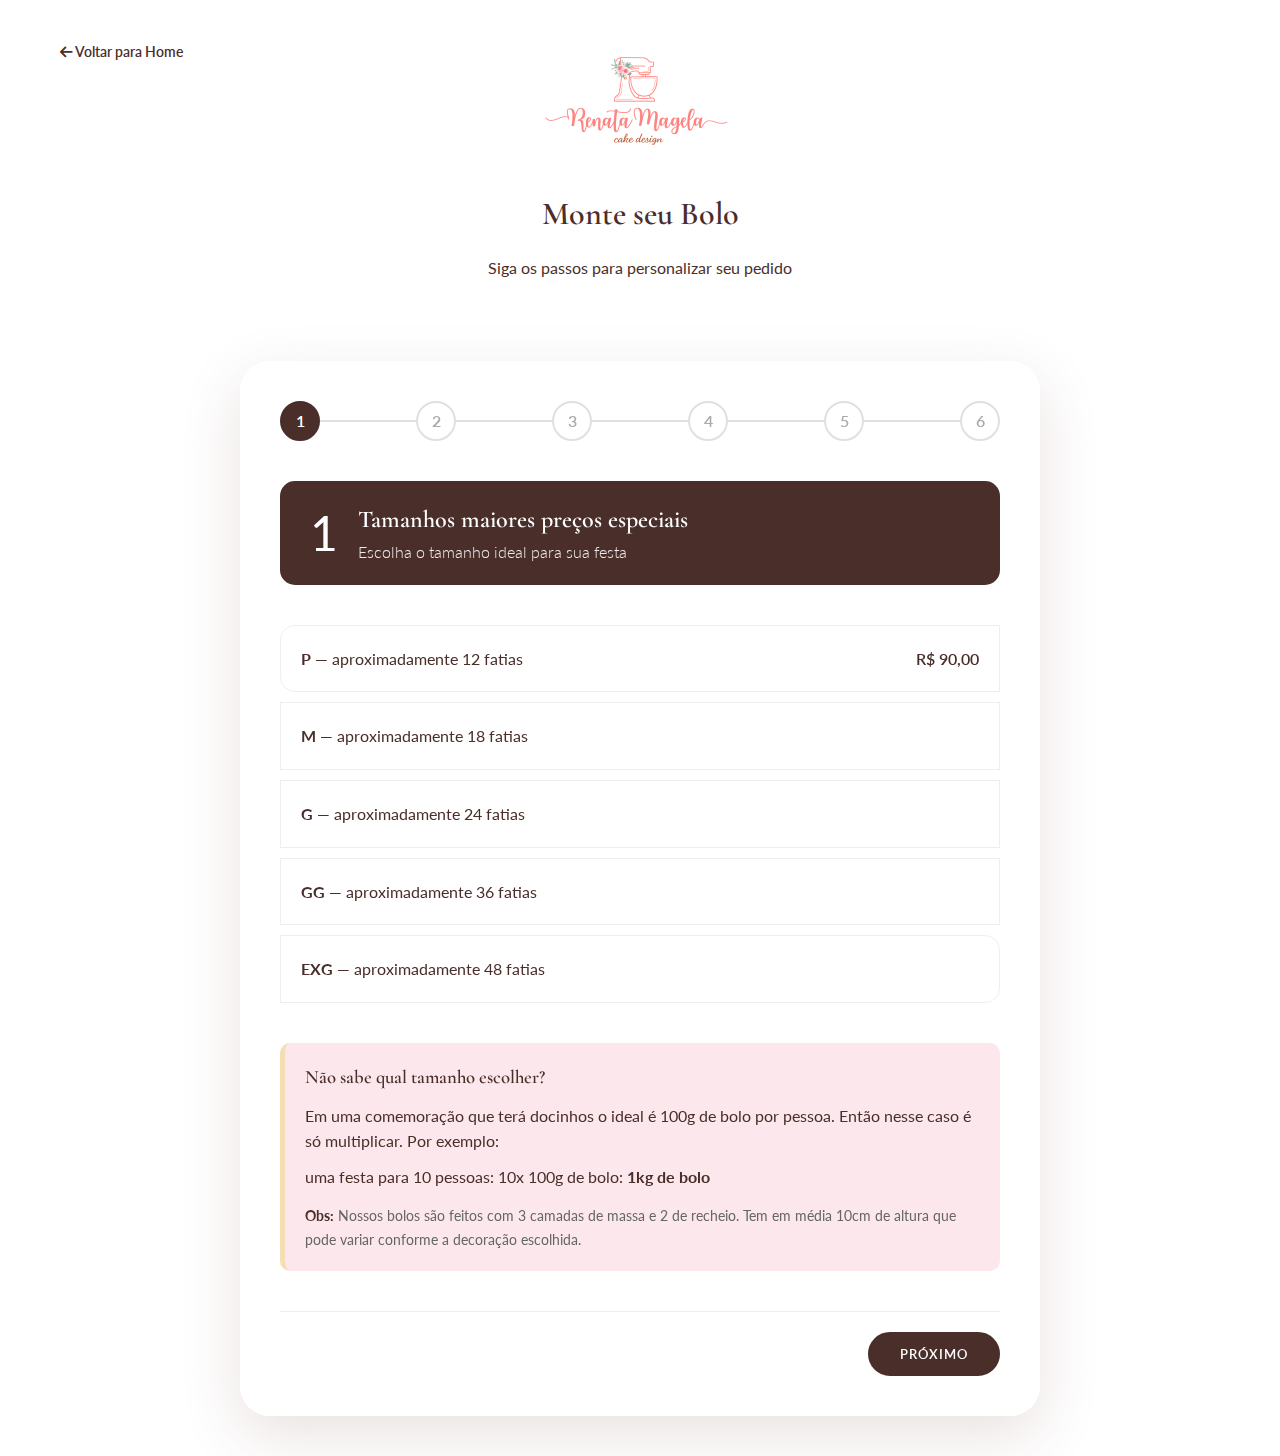
<file: pedido.html>
<!DOCTYPE html>
<html lang="pt-BR">

<head>
    <meta charset="UTF-8">
    <meta name="viewport" content="width=device-width, initial-scale=1.0">
    <title>Monte seu Bolo - Confeitaria</title>
    <link rel="icon" href="favicon.png" type="image/png">
    <link rel="stylesheet" href="style.css">
    <link rel="stylesheet" href="https://cdnjs.cloudflare.com/ajax/libs/font-awesome/6.0.0/css/all.min.css">
    <!-- Google Fonts -->
    <link rel="preconnect" href="https://fonts.googleapis.com">
    <link rel="preconnect" href="https://fonts.gstatic.com" crossorigin>
    <link
        href="https://fonts.googleapis.com/css2?family=Cormorant+Garamond:wght@400;600&family=Lato:wght@400;700&display=swap"
        rel="stylesheet">
</head>

<body>
    <div class="container">
        <header style="text-align: center; padding: 40px 0; position: relative;">
            <a href="index.html"
                style="position: absolute; left: 0; top: 40px; color: var(--color-primary); font-weight: 600; font-size: 0.9rem;"><i
                    class="fas fa-arrow-left"></i> Voltar para Home</a>
            <img src="logo.png" alt="Renata Magela" class="logo-img" style="margin: 0 auto 20px auto;">
            <h1>Monte seu Bolo</h1>
            <p>Siga os passos para personalizar seu pedido</p>
        </header>

        <div class="wizard-container">
            <!-- Progress Indicator -->
            <div class="step-indicator">
                <div class="step-dot active" data-step="1">1</div>
                <div class="step-dot" data-step="2">2</div>
                <div class="step-dot" data-step="3">3</div>
                <div class="step-dot" data-step="4">4</div>
                <div class="step-dot" data-step="5">5</div>
                <div class="step-dot" data-step="6">6</div>
            </div>

            <form id="cakeForm">
                <!-- STEP 1: Sizes -->
                <div class="wizard-step active" id="step1">
                    <div class="banner-header">
                        <span class="banner-number">1</span>
                        <div class="banner-text">
                            <h2>Tamanhos maiores preços especiais</h2>
                            <p>Escolha o tamanho ideal para sua festa</p>
                        </div>
                    </div>

                    <table class="size-table">
                        <tr class="size-option" data-value="P - 12 fatias" data-price="90.00">
                            <td>
                                <strong>P</strong> — aproximadamente 12 fatias
                                <span style="float: right; font-weight: 600;">R$ 90,00</span>
                            </td>
                        </tr>
                        <tr class="size-option" data-value="M - 18 fatias">
                            <td><strong>M</strong> — aproximadamente 18 fatias</td>
                        </tr>
                        <tr class="size-option" data-value="G - 24 fatias">
                            <td><strong>G</strong> — aproximadamente 24 fatias</td>
                        </tr>
                        <tr class="size-option" data-value="GG - 36 fatias">
                            <td><strong>GG</strong> — aproximadamente 36 fatias</td>
                        </tr>
                        <tr class="size-option" data-value="EXG - 48 fatias">
                            <td><strong>EXG</strong> — aproximadamente 48 fatias</td>
                        </tr>
                    </table>

                    <div class="info-box">
                        <h3>Não sabe qual tamanho escolher?</h3>
                        <p>Em uma comemoração que terá docinhos o ideal é 100g de bolo por pessoa. Então nesse caso é só
                            multiplicar. Por exemplo:</p>
                        <p style="margin-top: 10px;">uma festa para 10 pessoas: 10x 100g de bolo: <span
                                class="highlight">1kg de bolo</span></p>
                        <p style="margin-top: 15px; font-size: 0.9rem; color: #666;">
                            <span class="highlight">Obs:</span> Nossos bolos são feitos com 3 camadas de massa e 2 de
                            recheio. Tem em média 10cm de altura que pode variar conforme a decoração escolhida.
                        </p>
                    </div>
                </div>

                <!-- STEP 2: Dough -->
                <div class="wizard-step" id="step2">
                    <div class="banner-header">
                        <span class="banner-number">2</span>
                        <div class="banner-text">
                            <h2>Agora vamos escolher a massa!</h2>
                            <p>Qual você prefere?</p>
                        </div>
                    </div>

                    <div class="options-grid">
                        <div class="option-card" data-type="dough" data-value="Massa branca chiffon de baunilha">
                            <h4>Massa branca chiffon de baunilha</h4>
                            <p style="font-size: 0.8rem; color: #888; margin-top: 5px;">(mais escolhida)</p>
                        </div>
                        <div class="option-card" data-type="dough" data-value="Chocolate 50%">
                            <h4>Chocolate 50%</h4>
                        </div>
                    </div>
                </div>

                <!-- STEP 3: Fillings -->
                <div class="wizard-step" id="step3">
                    <div class="banner-header">
                        <span class="banner-number">3</span>
                        <div class="banner-text">
                            <h2>Escolha os Recheios</h2>
                            <p>Selecione até 2 sabores deliciosos</p>
                        </div>
                    </div>

                    <h3 style="margin-top: 20px;">Primeiro Recheio</h3>
                    <div class="options-grid" id="filling1-options">
                        <div class="option-card" data-type="filling1" data-value="Ninho">
                            <h4>Ninho</h4>
                        </div>
                        <div class="option-card" data-type="filling1" data-value="Brigadeiro">
                            <h4>Brigadeiro</h4>
                        </div>
                        <div class="option-card" data-type="filling1" data-value="Creme belga com abacaxi">
                            <h4>Creme belga com abacaxi</h4>
                        </div>
                        <div class="option-card" data-type="filling1" data-value="Creme belga com chocolate">
                            <h4>Creme belga com chocolate</h4>
                        </div>
                        <div class="option-card" data-type="filling1" data-value="Frutas vermelhas">
                            <h4>Frutas vermelhas</h4>
                        </div>
                        <div class="option-card" data-type="filling1" data-value="Beijinho">
                            <h4>Beijinho</h4>
                        </div>
                        <div class="option-card" data-type="filling1" data-value="Brigadeiro de limão">
                            <h4>Brigadeiro de limão</h4>
                        </div>
                        <div class="option-card" data-type="filling1" data-value="Doce de leite">
                            <h4>Doce de leite</h4>
                        </div>
                    </div>

                    <h3 style="margin-top: 40px;">Segundo Recheio</h3>
                    <div class="options-grid" id="filling2-options">
                        <div class="option-card" data-type="filling2" data-value="Ninho">
                            <h4>Ninho</h4>
                        </div>
                        <div class="option-card" data-type="filling2" data-value="Brigadeiro">
                            <h4>Brigadeiro</h4>
                        </div>
                        <div class="option-card" data-type="filling2" data-value="Creme belga com abacaxi">
                            <h4>Creme belga com abacaxi</h4>
                        </div>
                        <div class="option-card" data-type="filling2" data-value="Creme belga com chocolate">
                            <h4>Creme belga com chocolate</h4>
                        </div>
                        <div class="option-card" data-type="filling2" data-value="Frutas vermelhas">
                            <h4>Frutas vermelhas</h4>
                        </div>
                        <div class="option-card" data-type="filling2" data-value="Beijinho">
                            <h4>Beijinho</h4>
                        </div>
                        <div class="option-card" data-type="filling2" data-value="Brigadeiro de limão">
                            <h4>Brigadeiro de limão</h4>
                        </div>
                        <div class="option-card" data-type="filling2" data-value="Doce de leite">
                            <h4>Doce de leite</h4>
                        </div>
                    </div>
                </div>

                <!-- STEP 4: Coverage -->
                <div class="wizard-step" id="step4">
                    <div class="banner-header">
                        <span class="banner-number">4</span>
                        <div class="banner-text">
                            <h2>Agora falta você escolher a cobertura!</h2>
                            <p>Qual você prefere?</p>
                        </div>
                    </div>

                    <div class="options-grid">
                        <div class="option-card" data-type="coverage" data-value="Chantininho">
                            <h4>Chantininho</h4>
                            <p style="font-size: 0.8rem; color: #888; margin-top: 5px;">(sem custo adicional)</p>
                        </div>
                        <div class="option-card" data-type="coverage" data-value="Ganache">
                            <h4>Ganache</h4>
                            <p style="font-size: 0.8rem; color: #888; margin-top: 5px;">cobertura de chocolate mais
                                firme e altamente saborosa (100,00R$ quilo)</p>
                        </div>
                        <div class="option-card" data-type="coverage" data-value="Acetato">
                            <h4>Acetato</h4>
                            <p style="font-size: 0.8rem; color: #888; margin-top: 5px;">bolo envolto de acetato com
                                camada de chantininho por cima (sem custo adicional)</p>
                        </div>
                    </div>
                </div>

                <!-- STEP 5: Decoration -->
                <div class="wizard-step" id="step5">
                    <div class="banner-header">
                        <span class="banner-number">5</span>
                        <div class="banner-text">
                            <h2>Finalmente! O toque final: A Decoração!</h2>
                            <p>Como você prefere?</p>
                        </div>
                    </div>

                    <div style="margin-bottom: 30px;">
                        <h3
                            style="color: var(--color-primary); margin-bottom: 15px; border-bottom: 2px solid var(--color-primary-light); padding-bottom: 5px;">
                            Sem acréscimo:</h3>
                        <div class="options-grid">
                            <div class="option-card" data-type="decoration" data-value="Espatulado">
                                <h4>Espatulado</h4>
                            </div>
                            <div class="option-card" data-type="decoration" data-value="Drip Cake">
                                <h4>Drip Cake</h4>
                            </div>
                            <div class="option-card" data-type="decoration" data-value="Naked cake">
                                <h4>Naked cake</h4>
                            </div>
                            <div class="option-card" data-type="decoration" data-value="Semi Naked">
                                <h4>Semi Naked</h4>
                            </div>
                            <div class="option-card" data-type="decoration" data-value="Tronco">
                                <h4>Tronco</h4>
                            </div>
                            <div class="option-card" data-type="decoration" data-value="Wave Cake">
                                <h4>Wave Cake</h4>
                            </div>
                            <div class="option-card" data-type="decoration" data-value="Vintage Cake">
                                <h4>Vintage Cake</h4>
                            </div>
                        </div>
                    </div>

                    <div style="margin-bottom: 30px;">
                        <h3
                            style="color: var(--color-primary); margin-bottom: 15px; border-bottom: 2px solid var(--color-primary-light); padding-bottom: 5px;">
                            Com acréscimo:</h3>
                        <p style="font-size: 0.9rem; color: #666; margin-bottom: 15px;">(O acréscimo varia de acordo com
                            modelo, consultar valores)</p>
                        <div class="options-grid">
                            <div class="option-card" data-type="decoration" data-value="Raspas de chocolate">
                                <h4>Raspas de chocolate</h4>
                            </div>
                            <div class="option-card" data-type="decoration" data-value="Flores naturais">
                                <h4>Flores naturais</h4>
                            </div>
                            <div class="option-card" data-type="decoration" data-value="Doces enrolados">
                                <h4>Doces enrolados</h4>
                            </div>
                            <div class="option-card" data-type="decoration" data-value="Topper em papel">
                                <h4>Topper em papel</h4>
                            </div>
                            <div class="option-card" data-type="decoration" data-value="Pasta americana">
                                <h4>Pasta americana</h4>
                            </div>
                            <div class="option-card" data-type="decoration" data-value="Bexigas em Pasta americana">
                                <h4>Bexigas em Pasta americana</h4>
                            </div>
                            <div class="option-card" data-type="decoration" data-value="Esferas de chocolate">
                                <h4>Esferas de chocolate</h4>
                            </div>
                            <div class="option-card" data-type="decoration" data-value="Com frutas">
                                <h4>Com frutas</h4>
                            </div>
                            <div class="option-card" data-type="decoration" data-value="Flores secas">
                                <h4>Flores secas</h4>
                            </div>
                            <div class="option-card" data-type="decoration" data-value="Glitter">
                                <h4>Glitter</h4>
                            </div>
                        </div>
                    </div>

                    <div style="margin-bottom: 30px;">
                        <h3
                            style="color: var(--color-primary); margin-bottom: 15px; border-bottom: 2px solid var(--color-primary-light); padding-bottom: 5px;">
                            Outras opções de decoração:</h3>
                        <div style="display: flex; flex-direction: column; gap: 10px;">
                            <label
                                style="display: flex; align-items: center; gap: 10px; font-size: 1.1rem; cursor: pointer;">
                                <input type="checkbox" name="extra_decoration" value="Topo de bolo impresso (R$25,00)"
                                    style="width: 20px; height: 20px; accent-color: var(--color-primary);">
                                Topo de bolo impresso: <span
                                    style="color: var(--color-primary); font-weight: bold;">R$25,00</span>
                            </label>
                            <label
                                style="display: flex; align-items: center; gap: 10px; font-size: 1.1rem; cursor: pointer;">
                                <input type="checkbox" name="extra_decoration"
                                    value="Topo de bolo nome simples (R$18,00)"
                                    style="width: 20px; height: 20px; accent-color: var(--color-primary);">
                                Topo de bolo nome simples: <span
                                    style="color: var(--color-primary); font-weight: bold;">R$18,00</span>
                            </label>
                            <label
                                style="display: flex; align-items: center; gap: 10px; font-size: 1.1rem; cursor: pointer;">
                                <input type="checkbox" name="extra_decoration"
                                    value="Topo de bolo 3D a partir de (R$30,00)"
                                    style="width: 20px; height: 20px; accent-color: var(--color-primary);">
                                Topo de bolo 3D a partir de: <span
                                    style="color: var(--color-primary); font-weight: bold;">R$30,00</span>
                            </label>
                        </div>
                    </div>
                </div>

                <!-- STEP 6: Finalize -->
                <div class="wizard-step" id="step6">
                    <div class="banner-header">
                        <span class="banner-number">6</span>
                        <div class="banner-text">
                            <h2>Finalizar Pedido</h2>
                            <p>Informe seus dados para contato</p>
                        </div>
                    </div>

                    <div style="background: white; padding: 30px; border-radius: 20px;">
                        <div style="margin-bottom: 20px;">
                            <label style="display: block; margin-bottom: 5px; font-weight: 600;">Seu Nome</label>
                            <input type="text" id="customerName"
                                style="width: 100%; padding: 12px; border: 1px solid #ddd; border-radius: 10px;"
                                placeholder="Digite seu nome completo">
                        </div>

                        <div style="margin-bottom: 20px;">
                            <label style="display: block; margin-bottom: 5px; font-weight: 600;">Observações
                                (Opcional)</label>
                            <textarea id="observations"
                                style="width: 100%; padding: 12px; border: 1px solid #ddd; border-radius: 10px; height: 100px;"
                                placeholder="Alguma restrição ou detalhe extra?"></textarea>
                        </div>

                        <div id="orderSummary"
                            style="background: var(--color-bg-alt); padding: 20px; border-radius: 10px; margin-bottom: 20px;">
                            <h4 style="margin-bottom: 10px;">Resumo do Pedido:</h4>
                            <p><strong>Tamanho:</strong> <span id="summarySize">-</span></p>
                            <p><strong>Massa:</strong> <span id="summaryDough">-</span></p>
                            <p><strong>Recheio 1:</strong> <span id="summaryFilling1">-</span></p>
                            <p><strong>Recheio 2:</strong> <span id="summaryFilling2">-</span></p>
                            <p><strong>Cobertura:</strong> <span id="summaryCoverage">-</span></p>
                            <p><strong>Decoração:</strong> <span id="summaryDecoration">-</span></p>
                            <p id="summaryExtrasContainer" style="display: none;"><strong>Extras:</strong> <span
                                    id="summaryExtras">-</span></p>
                        </div>
                    </div>
                </div>

                <!-- Navigation -->
                <div class="wizard-nav">
                    <button type="button" class="btn btn-prev" id="prevBtn" style="visibility: hidden;">Voltar</button>
                    <button type="button" class="btn" id="nextBtn">Próximo</button>
                </div>
            </form>
        </div>
    </div>

    <script src="script.js"></script>
</body>

</html>
</file>
<file: style.css>
@import url('https://fonts.googleapis.com/css2?family=Playfair+Display:ital,wght@0,400;0,600;0,700;1,400&family=Poppins:wght@300;400;500;600&display=swap');

:root {
    /* New Palette */
    --color-primary: #4A2E2A;
    /* Marrom Sofisticado */
    --color-primary-light: #6D4C47;
    --color-secondary: #FCE8EC;
    /* Rosa Pastel Suave */
    --color-accent: #F5DEB3;
    /* Champagne/Wheat */
    --color-text: #4A2E2A;
    --color-text-light: #8D6E63;
    --color-bg: #FFFFFF;
    /* Branco Puro */
    --color-white: #FFFFFF;
    --color-bg-alt: #FCE8EC;

    --shadow-sm: 0 4px 6px rgba(74, 46, 42, 0.05);
    --shadow-md: 0 10px 30px rgba(74, 46, 42, 0.08);

    --font-heading: 'Cormorant Garamond', serif;
    --font-body: 'Lato', sans-serif;

    --spacing-sm: 16px;
    --spacing-md: 32px;
    --spacing-lg: 64px;
}

* {
    margin: 0;
    padding: 0;
    box-sizing: border-box;
}

html {
    scroll-behavior: smooth;
}

body {
    font-family: var(--font-body);
    background-color: var(--color-bg);
    color: var(--color-text);
    line-height: 1.6;
    overflow-x: hidden;
}

h1,
h2,
h3,
h4,
h5,
h6 {
    font-family: var(--font-heading);
    font-weight: 600;
    color: var(--color-primary);
    margin-bottom: 1rem;
}

a {
    text-decoration: none;
    color: inherit;
}

ul {
    list-style: none;
}

/* --- Layout --- */
.container {
    max-width: 1200px;
    margin: 0 auto;
    padding: 0 20px;
}

section {
    padding: 60px 0;
}

/* --- Components --- */
.btn {
    display: inline-block;
    padding: 12px 30px;
    background-color: var(--color-primary);
    color: var(--color-white);
    border-radius: 50px;
    font-weight: 600;
    text-transform: uppercase;
    letter-spacing: 1px;
    transition: var(--transition);
    border: 2px solid var(--color-primary);
    cursor: pointer;
    font-family: var(--font-sans);
}

.btn:hover {
    background-color: transparent;
    color: var(--color-primary);
    transform: translateY(-2px);
}

.btn-secondary {
    background-color: var(--color-accent);
    border-color: var(--color-accent);
}

.btn-secondary:hover {
    color: var(--color-accent);
}

.card {
    background: var(--color-white);
    border-radius: var(--border-radius);
    padding: 30px;
    box-shadow: 0 10px 30px var(--color-shadow);
    transition: var(--transition);
}

.card:hover {
    transform: translateY(-5px);
    box-shadow: 0 15px 40px var(--color-shadow);
}

/* --- Wizard / Order Form --- */
.wizard-container {
    max-width: 800px;
    margin: 40px auto;
    background: rgba(255, 255, 255, 0.9);
    border-radius: 30px;
    padding: 40px;
    box-shadow: 0 20px 60px rgba(107, 61, 46, 0.15);
    backdrop-filter: blur(10px);
}

.step-indicator {
    display: flex;
    justify-content: space-between;
    margin-bottom: 40px;
    position: relative;
}

.step-indicator::before {
    content: '';
    position: absolute;
    top: 50%;
    left: 0;
    width: 100%;
    height: 2px;
    background: #e0e0e0;
    z-index: 0;
    transform: translateY(-50%);
}

.step-dot {
    width: 40px;
    height: 40px;
    background: var(--color-white);
    border: 2px solid #e0e0e0;
    border-radius: 50%;
    display: flex;
    align-items: center;
    justify-content: center;
    font-weight: 600;
    color: #aaa;
    position: relative;
    z-index: 1;
    transition: var(--transition);
}

.step-dot.active {
    border-color: var(--color-primary);
    background: var(--color-primary);
    color: var(--color-white);
}

.step-dot.completed {
    border-color: var(--color-accent);
    background: var(--color-accent);
    color: var(--color-primary);
    /* Changed to dark brown for contrast */
}

.wizard-step {
    display: none;
    animation: fadeIn 0.5s ease;
}

.wizard-step.active {
    display: block;
}

@keyframes fadeIn {
    from {
        opacity: 0;
        transform: translateY(10px);
    }

    to {
        opacity: 1;
        transform: translateY(0);
    }
}

/* Section 1: Sizes */
.size-table {
    width: 100%;
    border-collapse: separate;
    border-spacing: 0 10px;
}

.size-table th {
    text-align: left;
    padding: 15px;
    color: var(--color-primary);
    font-family: var(--font-serif);
    font-size: 1.2rem;
}

.size-table td {
    background: var(--color-white);
    padding: 20px;
    border: 1px solid #eee;
}

.size-table tr:first-child td {
    border-top-left-radius: 15px;
    border-bottom-left-radius: 15px;
}

.size-table tr:last-child td {
    border-top-right-radius: 15px;
    border-bottom-right-radius: 15px;
}

.size-option {
    cursor: pointer;
    transition: var(--transition);
}

.size-option:hover td,
.size-option.selected td {
    background: var(--color-bg-alt);
    border-color: var(--color-accent);
}

.size-option.selected td {
    font-weight: 600;
    color: var(--color-primary);
}

/* --- Hero Section --- */
/* (Removed duplicate .hero definition) */

/* --- Footer --- */
.footer {
    background-color: var(--color-bg-alt);
    padding: var(--spacing-lg) 0 var(--spacing-md);
    color: var(--color-primary);
}

.footer-content {
    display: grid;
    grid-template-columns: 1fr 1fr;
    gap: var(--spacing-lg);
    margin-bottom: var(--spacing-lg);
}

.footer-desc {
    max-width: 300px;
    font-size: 0.95rem;
    color: var(--color-text);
}

.footer-column h3 {
    font-size: 1.25rem;
    margin-bottom: 20px;
    color: var(--color-primary);
}

.footer-contact {
    list-style: none;
    margin-bottom: 20px;
}

.footer-contact li {
    display: flex;
    align-items: center;
    gap: 10px;
    margin-bottom: 10px;
    font-size: 0.95rem;
    color: var(--color-text);
}

.footer-contact i {
    color: var(--color-primary-light);
    width: 20px;
}

.footer-social {
    display: flex;
    gap: 15px;
}

.footer-social a {
    display: flex;
    align-items: center;
    justify-content: center;
    width: 40px;
    height: 40px;
    background-color: white;
    color: var(--color-primary);
    border-radius: 50%;
    text-decoration: none;
    transition: all 0.3s ease;
    box-shadow: var(--shadow-sm);
}

.footer-social a:hover {
    background-color: var(--color-primary);
    color: white;
    transform: translateY(-3px);
}

.footer-bottom {
    text-align: center;
    padding-top: var(--spacing-md);
    border-top: 1px solid rgba(74, 46, 42, 0.1);
    font-size: 0.9rem;
    color: var(--color-text-light);
}

@media (max-width: 768px) {
    .footer-content {
        grid-template-columns: 1fr;
        text-align: center;
    }

    .footer-desc {
        margin: 0 auto;
    }

    .footer-contact li {
        justify-content: center;
    }

    .footer-social {
        justify-content: center;
    }
}

/* Info Box */
.info-box {
    background: var(--color-bg-alt);
    border-left: 5px solid var(--color-accent);
    padding: 20px;
    border-radius: 10px;
    margin-top: 30px;
}

.info-box h3 {
    color: var(--color-primary);
    margin-bottom: 10px;
}

.highlight {
    color: var(--color-primary);
    /* Changed from accent to primary for better contrast */
    font-weight: 700;
}

/* Section 2 & 3: Dough & Fillings */
.banner-header {
    background: var(--color-primary);
    color: var(--color-white);
    padding: 20px 30px;
    border-radius: 15px;
    display: flex;
    align-items: center;
    margin-bottom: 30px;
}

.banner-number {
    font-size: 3rem;
    font-family: var(--font-serif);
    margin-right: 20px;
    line-height: 1;
    color: var(--color-bg);
}

.banner-text h2 {
    color: var(--color-white);
    margin: 0;
    font-size: 1.5rem;
}

.banner-text p {
    margin: 0;
    opacity: 0.9;
    font-weight: 300;
    color: var(--color-white);
}

.options-grid {
    display: grid;
    grid-template-columns: repeat(auto-fit, minmax(200px, 1fr));
    gap: 20px;
}

.option-card {
    background: var(--color-white);
    border: 2px solid transparent;
    border-radius: 20px;
    padding: 20px;
    text-align: center;
    cursor: pointer;
    transition: var(--transition);
    box-shadow: 0 5px 15px rgba(0, 0, 0, 0.05);
}

.option-card:hover {
    transform: translateY(-3px);
    box-shadow: 0 8px 20px rgba(0, 0, 0, 0.1);
}

.option-card.selected {
    border-color: var(--color-accent);
    background: var(--color-bg-alt);
}

.option-card h4 {
    margin: 0;
    font-size: 1.1rem;
    color: var(--color-primary);
    /* Explicit color */
}

/* Input Styles */
input[type="text"],
textarea,
select {
    color: var(--color-primary);
    font-family: var(--font-body);
}

input::placeholder,
textarea::placeholder {
    color: #aaa;
}

/* Navigation Buttons */
.wizard-nav {
    display: flex;
    justify-content: space-between;
    margin-top: 40px;
    padding-top: 20px;
    border-top: 1px solid #eee;
}

.btn-prev {
    background: #ccc;
    border-color: #ccc;
}

.btn-prev:hover {
    color: #666;
}

/* Mobile Fixes */
@media (max-width: 768px) {
    .banner-header {
        flex-direction: column;
        text-align: center;
    }

    .banner-number {
        margin-right: 0;
        margin-bottom: 10px;
    }

    .wizard-container {
        padding: 20px;
        margin: 20px 10px 100px 10px;
        /* Add bottom margin for fixed nav */
    }

    .wizard-nav {
        position: fixed;
        bottom: 0;
        left: 0;
        width: 100%;
        background: white;
        padding: 15px 20px;
        box-shadow: 0 -5px 20px rgba(0, 0, 0, 0.1);
        z-index: 100;
        margin-top: 0;
        border-top: none;
    }

    .wizard-nav .btn {
        width: 48%;
        /* Split width between buttons */
        text-align: center;
        padding: 12px 10px;
        font-size: 0.9rem;
    }

    .step-indicator {
        gap: 10px;
        overflow-x: auto;
        padding-bottom: 10px;
        justify-content: flex-start;
    }

    .step-dot {
        flex-shrink: 0;
        width: 35px;
        height: 35px;
        font-size: 0.9rem;
    }

    .size-table,
    .size-table tbody,
    .size-table tr,
    .size-table td {
        display: block;
        width: 100%;
    }

    .size-table tr {
        margin-bottom: 15px;
    }

    .size-table td {
        text-align: center;
        border-radius: 15px !important;
    }

    .size-table span {
        float: none !important;
        display: block;
        margin-top: 5px;
    }

    /* Refined Mobile Optimizations */
    .options-grid {
        grid-template-columns: 1fr;
        gap: 15px;
    }

    .wizard-container {
        padding: 15px;
        padding-bottom: 100px;
        /* Add padding to clear fixed nav */
        margin: 10px 10px 20px 10px;
    }

    .banner-header {
        padding: 15px;
    }

    .banner-number {
        font-size: 2rem;
    }

    .banner-text h2 {
        font-size: 1.2rem;
    }

    .banner-text h2 {
        font-size: 1.2rem;
    }
}

/* --- Home Page Redesign --- */

/* Navigation */
/* Navigation */
/* Navigation */
.main-header {
    padding: clamp(10px, 2vw, 30px) 0;
}

.logo-img {
    height: clamp(50px, 10vw, 150px);
    width: auto;
    display: block;
}

.nav-wrapper {
    display: flex;
    align-items: center;
    gap: 40px;
}

.nav-home {
    display: flex;
    gap: 40px;
    align-items: center;
}

.nav-home a {
    font-size: 0.85rem;
    font-weight: 500;
    letter-spacing: 1.5px;
    text-transform: uppercase;
    color: var(--color-primary);
    position: relative;
    transition: color 0.3s ease;
}

.nav-home a:hover {
    color: var(--color-accent);
}

.nav-home a::after {
    content: '';
    position: absolute;
    bottom: -5px;
    left: 50%;
    width: 0;
    height: 1px;
    background: var(--color-accent);
    transition: all 0.3s ease;
    transform: translateX(-50%);
}

.nav-home a:hover::after {
    width: 100%;
}

.mobile-menu-btn {
    display: none;
    background: none;
    border: none;
    font-size: 1.5rem;
    color: var(--color-primary);
    cursor: pointer;
    z-index: 20;
}

/* Mobile Menu Styles */
@media (max-width: 768px) {
    .logo-img {
        height: 120px;
    }

    .mobile-menu-btn {
        display: block;
    }

    .nav-wrapper {
        position: fixed;
        top: 0;
        right: -100%;
        width: 70%;
        height: 100vh;
        background: rgba(255, 255, 255, 0.95);
        backdrop-filter: blur(10px);
        flex-direction: column;
        justify-content: center;
        align-items: center;
        gap: 30px;
        transition: right 0.3s ease;
        box-shadow: -5px 0 15px rgba(0, 0, 0, 0.1);
        z-index: 15;
    }

    .nav-wrapper.active {
        right: 0;
    }

    .nav-home {
        flex-direction: column;
        gap: 20px;
    }

    .nav-home a {
        font-size: 1.2rem;
    }
}

/* Hero Section */
/* Hero Section Modernization */
/* --- Hero Section (Modernized) --- */
/* (Removed conflicting gradient hero styles) */

.hero {
    background-image: url('hero.png');
    background-size: cover;
    background-position: center right;
    background-repeat: no-repeat;
    position: relative;
    width: 100%;
    min-height: 90vh;
    display: flex;
    align-items: center;
}

.hero-content {
    min-height: 90vh;
    display: flex;
    align-items: center;
}

.hero-container {
    display: flex;
    /* Flex to align text left */
    align-items: center;
    width: 100%;
}

.hero-text {
    z-index: 2;
    max-width: 50%;
    /* Occupy left half */
    padding-right: 20px;
}

.hero h1 {
    font-family: var(--font-heading);
    font-size: clamp(2.5rem, 5vw, 4rem);
    line-height: 1.1;
    margin-bottom: var(--spacing-sm);
    color: #4A2E2A;
    /* Dark Brown for contrast */
    font-weight: 700;
}

.hero-subtitle {
    font-family: var(--font-body);
    font-size: 1.2rem;
    color: #6D4C47;
    /* Slightly lighter brown */
    margin-bottom: var(--spacing-md);
    max-width: 450px;
    font-weight: 400;
}

.hero-buttons {
    display: flex;
    gap: 20px;
    margin-top: 30px;
}

.btn-hero {
    display: inline-block;
    padding: 15px 40px;
    border-radius: 50px;
    font-size: 1rem;
    font-weight: 600;
    text-decoration: none;
    transition: all 0.3s ease;
    text-transform: uppercase;
    letter-spacing: 1px;
}

.btn-primary {
    background-color: #4A2E2A;
    /* Dark Brown Button */
    color: white;
    box-shadow: 0 4px 15px rgba(74, 46, 42, 0.2);
}

.btn-primary:hover {
    background-color: #3E2522;
    transform: translateY(-2px);
    box-shadow: 0 8px 25px rgba(74, 46, 42, 0.3);
}

.btn-secondary-hero {
    display: none;
}

/* Removed Image Container Styles as it's now background */
.hero-image-container,
.hero-img {
    display: none;
}

.hero-wave {
    display: none;
    /* Remove wave for this style if it doesn't fit, or adjust color */
}

/* Mobile Responsiveness */
@media (max-width: 768px) {
    .hero-container {
        flex-direction: column;
        text-align: center;
        padding-bottom: 50px;
    }

    .hero-container {
        flex-direction: column;
        text-align: center;
        padding-bottom: 50px;
    }

    .hero-buttons {
        justify-content: center;
    }

    .hero-img {
        max-width: 90%;
        margin-top: var(--spacing-md);
    }
}

/* --- Features Bar (Icons below wave) --- */
.features-bar {
    background-color: white;
    padding: 20px 0 60px;
    /* Padding to sit nicely under the wave */
    position: relative;
    z-index: 2;
}

.features-grid {
    display: flex;
    justify-content: center;
    gap: 60px;
    flex-wrap: wrap;
}

.feature-item {
    display: flex;
    align-items: center;
    gap: 15px;
}

.feature-item i {
    font-size: 2rem;
    color: #FFB7C5;
    /* Soft Pink Icon */
}

.feature-item h4 {
    font-size: 1rem;
    color: var(--color-primary);
    /* Brown Text */
    margin-bottom: 2px;
    font-family: var(--font-heading);
}

.feature-item p {
    font-size: 0.85rem;
    color: var(--color-text-light);
    margin: 0;
}

@media (max-width: 768px) {
    .features-grid {
        flex-direction: column;
        align-items: center;
        gap: 30px;
    }
}

/* Floating Elements (Macarons) */
.floating-element {
    position: absolute;
    animation: float 6s ease-in-out infinite;
}

.float-1 {
    top: 10%;
    left: 0;
    animation-delay: 0s;
}

.float-2 {
    bottom: 10%;
    right: 10%;
    animation-delay: 2s;
}

.float-3 {
    top: 50%;
    left: -50px;
    animation-delay: 4s;
}

@keyframes float {
    0% {
        transform: translateY(0px) rotate(0deg);
    }

    50% {
        transform: translateY(-20px) rotate(5deg);
    }

    100% {
        transform: translateY(0px) rotate(0deg);
    }
}

/* --- About Me Section --- */
.about-section {
    background-color: var(--color-bg-alt);
    padding: 80px 0;
}

.about-grid {
    display: grid;
    grid-template-columns: 1fr 1fr;
    gap: 60px;
    align-items: center;
}

.about-image-container {
    position: relative;
}

.about-img {
    width: 100%;
    max-width: 500px;
    border-radius: 20px;
    box-shadow: var(--shadow-md);
    display: block;
    margin: 0 auto;
    border: 5px solid var(--color-white);
}

.about-content h2 {
    font-size: 2.5rem;
    margin-bottom: 30px;
    color: var(--color-primary);
}

.about-text {
    font-size: 1.1rem;
    color: var(--color-text);
    margin-bottom: 20px;
    line-height: 1.8;
}

.about-signature {
    margin-top: 40px;
}

.about-signature p {
    font-family: var(--font-heading);
    font-style: italic;
    font-size: 1.2rem;
    color: var(--color-primary-light);
    margin-bottom: 5px;
}

.about-signature h3 {
    font-family: 'Great Vibes', cursive;
    font-size: 2rem;
    color: var(--color-primary);
    font-weight: 400;
}

.about-cta-container {
    display: flex;
    justify-content: flex-end;
    margin-top: 20px;
}

@media (max-width: 768px) {
    .about-grid {
        grid-template-columns: 1fr;
        gap: 40px;
        text-align: center;
    }

    .about-content h2 {
        font-size: 2rem;
    }

    .about-signature {
        margin-top: 30px;
    }
}

/* Handcrafted Cakes Section */
.section-title {
    text-align: center;
    margin-bottom: 60px;
}

.section-title h2 {
    font-size: 2.5rem;
    letter-spacing: 2px;
    text-transform: uppercase;
    color: var(--color-primary);
}

.section-title p {
    max-width: 600px;
    margin: 0 auto;
    color: #888;
    font-size: 0.9rem;
}

.product-grid {
    display: grid;
    grid-template-columns: repeat(auto-fit, minmax(300px, 1fr));
    gap: 40px;
}

.product-card {
    text-align: center;
    padding: 20px;
}

.product-image {
    width: 100%;
    height: 300px;
    object-fit: cover;
    border-radius: 20px;
    margin-bottom: 20px;
    box-shadow: 0 10px 30px rgba(0, 0, 0, 0.1);
    transition: var(--transition);
}

.product-card:hover .product-image {
    transform: translateY(-10px);
    box-shadow: 0 20px 40px rgba(0, 0, 0, 0.15);
}

.product-card h3 {
    font-size: 1.2rem;
    margin-bottom: 5px;
}

.product-price {
    font-family: var(--font-serif);
    font-size: 1.5rem;
    font-weight: 700;
    color: var(--color-text);
}

/* --- Suggestions Premium Section --- */
.suggestions-section {
    padding: var(--spacing-lg) 0;
    background-color: white;
}

.section-title {
    text-align: center;
    margin-bottom: var(--spacing-lg);
}

.section-title h2 {
    font-size: 2.5rem;
    margin-bottom: 10px;
}

.section-subtitle {
    color: var(--color-text-light);
    font-size: 1.1rem;
}

.suggestions-grid {
    display: grid;
    grid-template-columns: repeat(auto-fit, minmax(300px, 1fr));
    gap: var(--spacing-md);
}

.cake-card {
    background: white;
    border-radius: 12px;
    overflow: hidden;
    box-shadow: var(--shadow-sm);
    transition: transform 0.3s ease, box-shadow 0.3s ease;
    border: 1px solid rgba(74, 46, 42, 0.05);
    display: flex;
    flex-direction: column;
}

.cake-card:hover {
    transform: translateY(-5px);
    box-shadow: var(--shadow-md);
}

.card-image {
    height: 250px;
    overflow: hidden;
    background-color: var(--color-bg-alt);
    display: flex;
    align-items: center;
    justify-content: center;
}

.card-image img {
    width: 100%;
    height: 100%;
    object-fit: cover;
    /* Ensures standardized photo framing */
    transition: transform 0.5s ease;
}

.cake-card:hover .card-image img {
    transform: scale(1.05);
}

.card-content {
    padding: 25px;
    flex-grow: 1;
    display: flex;
    flex-direction: column;
    text-align: center;
}

.card-content h3 {
    font-size: 1.5rem;
    margin-bottom: 10px;
    color: var(--color-primary);
}

.card-content p {
    font-size: 0.95rem;
    color: #666;
    margin-bottom: 20px;
    flex-grow: 1;
}

.card-content .price {
    display: block;
    font-family: var(--font-heading);
    font-size: 1.25rem;
    font-weight: 600;
    color: var(--color-primary);
    margin-bottom: 20px;
}

.btn-card {
    display: inline-block;
    padding: 10px 25px;
    border: 1px solid var(--color-primary);
    color: var(--color-primary);
    border-radius: 50px;
    text-decoration: none;
    font-weight: 600;
    font-size: 0.9rem;
    transition: all 0.3s ease;
}

.btn-card:hover {
    background-color: var(--color-primary);
    color: white;
}

/* Seasonal Specials */
.seasonal-section {
    background-color: #f9f3f0;
    display: flex;
    align-items: center;
    justify-content: space-between;
    padding: 80px 0;
}

.seasonal-content {
    flex: 1;
    padding: 40px;
    text-align: center;
}

.seasonal-content h2 {
    font-size: 3rem;
    margin-bottom: 20px;
}

.seasonal-content .discount {
    font-size: 4rem;
    font-family: var(--font-serif);
    color: var(--color-accent);
    display: block;
    margin: 20px 0;
}

/* Limited Time Promo */
.promo-section {
    background-color: #fce4e8;
    /* Light Pink */
    padding: 0;
    overflow: hidden;
}

.promo-container {
    display: flex;
    align-items: center;
}

.promo-text {
    flex: 1;
    padding: 80px;
}

.promo-image {
    flex: 1;
    height: 500px;
    background-image: url('https://images.unsplash.com/photo-1563729784474-d77dbb933a9e?ixlib=rb-1.2.1&auto=format&fit=crop&w=1000&q=80');
    /* Placeholder */
    background-size: cover;
    background-position: center;
}

/* --- Important Info Section --- */
.info-section {
    padding: var(--spacing-lg) 0;
    background-color: var(--color-bg-alt);
    /* Pink to alternate with Suggestions (White) */
}

.info-grid {
    display: grid;
    grid-template-columns: repeat(auto-fit, minmax(250px, 1fr));
    gap: var(--spacing-md);
    margin-bottom: var(--spacing-lg);
}

.info-card {
    background: white;
    padding: 30px;
    border-radius: 12px;
    box-shadow: var(--shadow-sm);
    text-align: center;
    border: 1px solid rgba(74, 46, 42, 0.05);
    transition: transform 0.3s ease;
}

.info-card:hover {
    transform: translateY(-5px);
    box-shadow: var(--shadow-md);
}

.info-icon {
    font-size: 2rem;
    color: var(--color-primary-light);
    margin-bottom: 20px;
}

.info-card p {
    color: var(--color-text);
    font-size: 0.95rem;
}

/* --- Payment Section --- */
.payment-section {
    text-align: center;
    margin-top: var(--spacing-lg);
    padding-top: var(--spacing-lg);
    border-top: 1px solid rgba(74, 46, 42, 0.1);
}

.payment-title {
    font-size: 1.5rem;
    margin-bottom: var(--spacing-md);
    color: var(--color-primary);
}

.payment-grid {
    display: flex;
    justify-content: center;
    gap: var(--spacing-md);
    flex-wrap: wrap;
}

.payment-card {
    background: white;
    /* White card on Pink background */
    padding: 20px;
    border-radius: 12px;
    width: 150px;
    text-align: center;
    transition: transform 0.3s ease;
    box-shadow: var(--shadow-sm);
}

.payment-card:hover {
    transform: translateY(-3px);
}

.payment-card i {
    font-size: 1.8rem;
    color: var(--color-primary);
    margin-bottom: 10px;
}

.payment-card h4 {
    font-size: 1rem;
    margin-bottom: 5px;
    color: var(--color-primary);
}

.payment-card span {
    font-size: 0.8rem;
    color: var(--color-text-light);
    display: block;
}

/* --- Footer --- */
.main-footer {
    background-color: #4A2E2A;
    /* Dark Brown Premium Background */
    color: #FCE8EC;
    /* Light Pink Text */
    padding: 60px 0 20px;
    margin-top: 60px;
}

.footer-grid {
    display: grid;
    grid-template-columns: 1.5fr 1fr 1.5fr;
    gap: 40px;
    margin-bottom: 40px;
    align-items: start;
}

.footer-col h3 {
    color: #F5DEB3;
    /* Champagne Gold */
    font-family: var(--font-heading);
    font-size: 1.5rem;
    margin-bottom: 25px;
    position: relative;
    display: inline-block;
}

.footer-col h3::after {
    content: '';
    position: absolute;
    bottom: -8px;
    left: 0;
    width: 40px;
    height: 2px;
    background-color: #F5DEB3;
}

/* Brand Column */
.brand-col {
    padding-right: 20px;
}

.footer-logo-img {
    height: 120px;
    /* Adjusted size */
    width: auto;
    margin-bottom: 20px;
    filter: brightness(0) invert(1);
    /* Make logo white if it's dark, or remove if logo is already light */
    opacity: 0.9;
}

.footer-tagline {
    font-size: 0.95rem;
    line-height: 1.6;
    color: #dccbc8;
    max-width: 300px;
}

/* Links Column */
.footer-links li {
    margin-bottom: 12px;
}

.footer-links a {
    color: #dccbc8;
    transition: all 0.3s ease;
    font-size: 1rem;
    display: inline-block;
}

.footer-links a:hover {
    color: #F5DEB3;
    transform: translateX(5px);
}

/* Contact Column */
.footer-contact-list li {
    display: flex;
    align-items: center;
    gap: 15px;
    margin-bottom: 15px;
    color: #dccbc8;
}

.footer-contact-list i {
    color: #F5DEB3;
    width: 20px;
    text-align: center;
}

.footer-social-icons {
    display: flex;
    gap: 15px;
    margin-top: 25px;
}

.footer-social-icons a {
    display: flex;
    align-items: center;
    justify-content: center;
    width: 40px;
    height: 40px;
    background-color: rgba(255, 255, 255, 0.1);
    color: #F5DEB3;
    border-radius: 50%;
    transition: all 0.3s ease;
    border: 1px solid rgba(245, 222, 179, 0.2);
}

.footer-social-icons a:hover {
    background-color: #F5DEB3;
    color: #4A2E2A;
    transform: translateY(-3px);
}

/* Copyright */
.footer-copyright {
    border-top: 1px solid rgba(255, 255, 255, 0.1);
    text-align: center;
    padding-top: 20px;
    font-size: 0.9rem;
    color: rgba(255, 255, 255, 0.4);
}

/* Responsive Footer */
@media (max-width: 768px) {
    .footer-grid {
        grid-template-columns: 1fr;
        gap: 40px;
        text-align: center;
    }

    .footer-col h3::after {
        left: 50%;
        transform: translateX(-50%);
    }

    .brand-col {
        padding-right: 0;
        display: flex;
        flex-direction: column;
        align-items: center;
    }

    .footer-contact-list li {
        justify-content: center;
    }

    .footer-social-icons {
        justify-content: center;
    }
}

/* Section Separator */
.section-separator {
    display: flex;
    align-items: center;
    justify-content: center;
    margin: 40px 0;
    color: var(--color-primary-light);
}

.section-separator::before,
.section-separator::after {
    content: '';
    flex: 1;
    height: 1px;
    background-color: var(--color-accent);
    max-width: 200px;
    margin: 0 20px;
}

.section-separator i {
    font-size: 1.5rem;
    color: var(--color-accent);
}

/* Floating WhatsApp Button */
.floating-whatsapp {
    position: fixed;
    bottom: 30px;
    right: 30px;
    width: 60px;
    height: 60px;
    background-color: #25d366;
    color: white;
    border-radius: 50%;
    display: flex;
    align-items: center;
    justify-content: center;
    font-size: 30px;
    box-shadow: 0 4px 10px rgba(0, 0, 0, 0.3);
    z-index: 1000;
    transition: all 0.3s ease;
    text-decoration: none;
}

.floating-whatsapp:hover {
    transform: scale(1.1);
    box-shadow: 0 6px 14px rgba(0, 0, 0, 0.4);
    background-color: #20bd5a;
    color: white;
}

@media (max-width: 768px) {
    .floating-whatsapp {
        bottom: 20px;
        right: 20px;
        width: 50px;
        height: 50px;
        font-size: 25px;
    }
}
</file>
